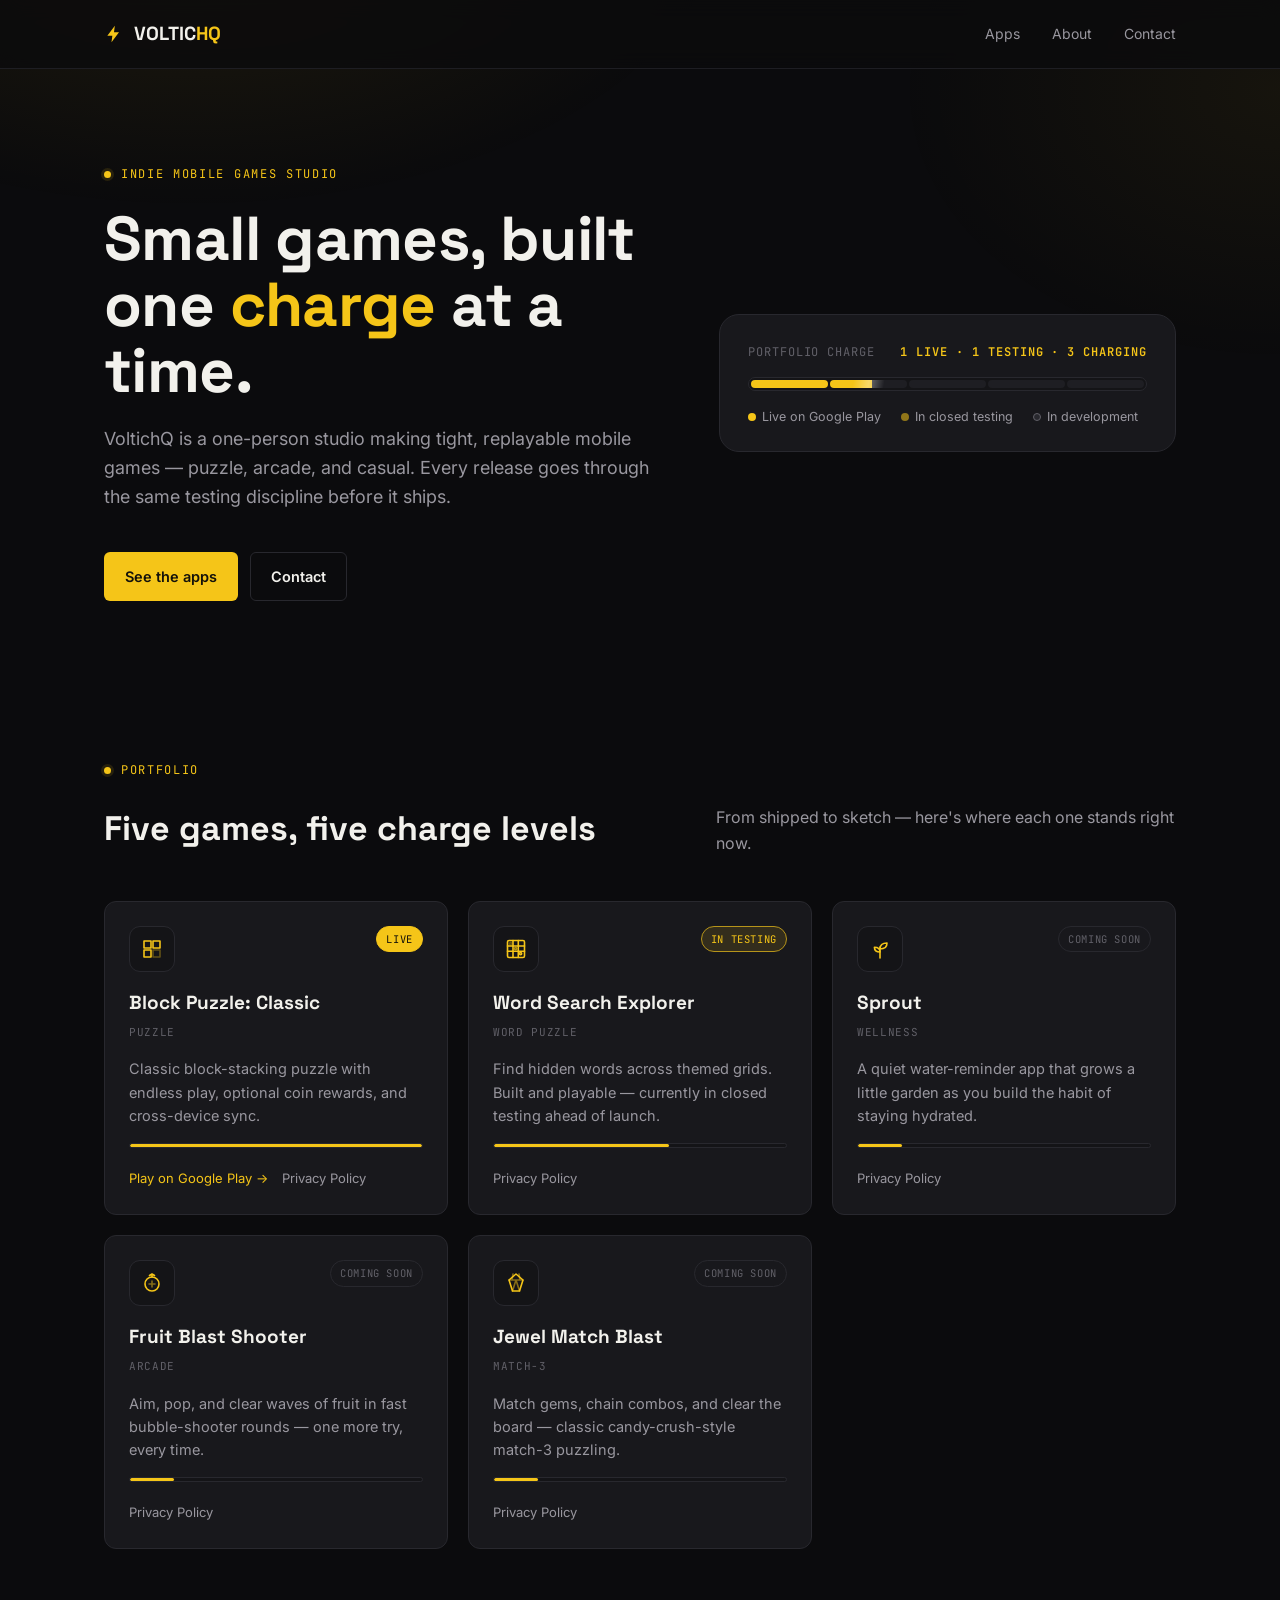
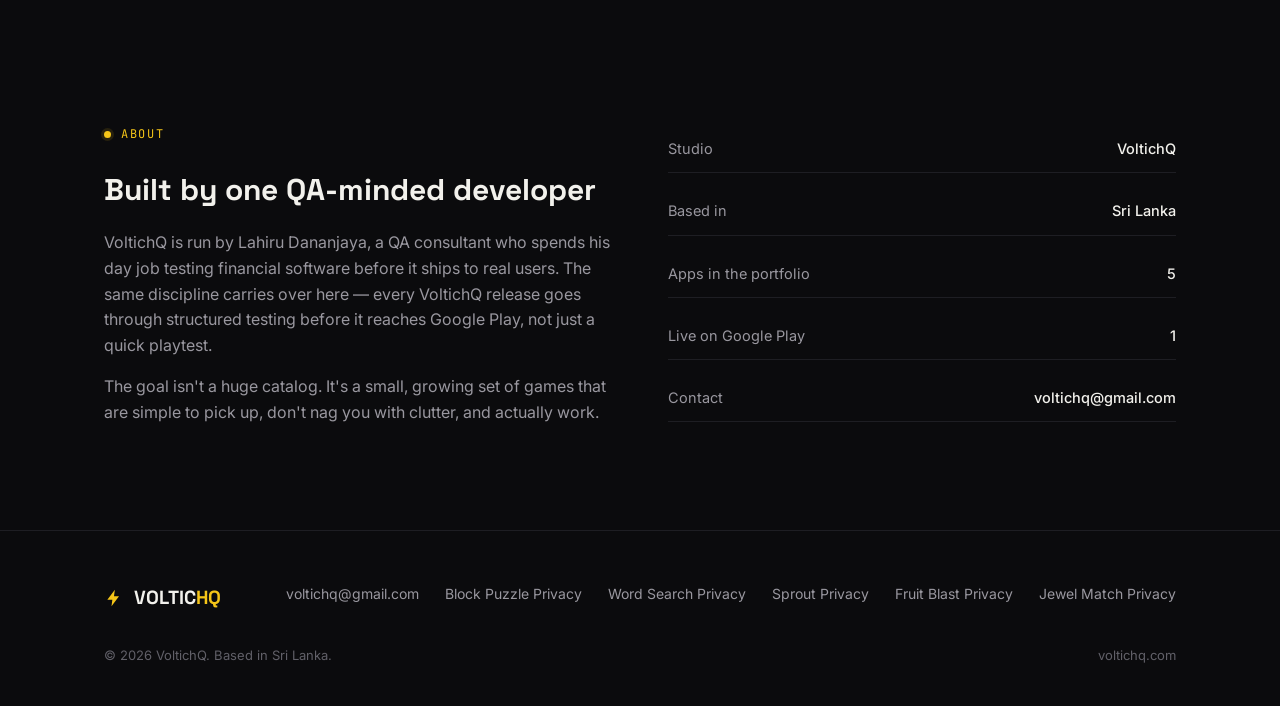
<file: index.html>
<!doctype html>
<html lang="en">
<head>
<meta charset="utf-8">
<meta name="viewport" content="width=device-width, initial-scale=1">
<title>VoltichQ — Indie Mobile Games Studio</title>
<meta name="description" content="VoltichQ is an indie mobile games studio. Block Puzzle: Classic, Word Search Explorer, Sprout, Fruit Blast Shooter, and Jewel Match Blast.">
<link rel="preconnect" href="https://fonts.googleapis.com">
<link rel="preconnect" href="https://fonts.gstatic.com" crossorigin>
<link href="https://fonts.googleapis.com/css2?family=Space+Grotesk:wght@500;700&family=Inter:wght@400;500;600&family=JetBrains+Mono:wght@400;500&display=swap" rel="stylesheet">
<link rel="icon" href="/assets/favicon.svg" type="image/svg+xml">
<link rel="stylesheet" href="/assets/css/styles.css">
</head>
<body>

<nav class="nav">
  <div class="wrap">
    <a class="brand" href="/">
      <svg class="bolt" viewBox="0 0 24 24"><path d="M13 2 4 14h6l-1 8 9-12h-6l1-8z"/></svg>
      <span class="brand-name">VOLTIC<span class="hq">HQ</span></span>
    </a>
    <div class="nav-links">
      <a href="#apps">Apps</a>
      <a href="#about">About</a>
      <a href="#contact">Contact</a>
    </div>
  </div>
</nav>

<header class="hero">
  <div class="wrap hero-grid">
    <div>
      <div class="eyebrow">Indie mobile games studio</div>
      <h1>Small games, built one <em>charge</em> at a time.</h1>
      <p class="lead">VoltichQ is a one-person studio making tight, replayable mobile games — puzzle, arcade, and casual. Every release goes through the same testing discipline before it ships.</p>
      <div class="btn-row">
        <a class="btn btn-primary" href="#apps">See the apps</a>
        <a class="btn btn-ghost" href="#contact">Contact</a>
      </div>
    </div>

    <div class="meter-card">
      <div class="meter-label">Portfolio charge <b>1 live · 1 testing · 3 charging</b></div>
      <div class="meter-track">
        <div class="meter-seg charged"></div>
        <div class="meter-seg charging"></div>
        <div class="meter-seg"></div>
        <div class="meter-seg"></div>
        <div class="meter-seg"></div>
      </div>
      <div class="meter-legend">
        <span><i class="dot live"></i>Live on Google Play</span>
        <span><i class="dot testing"></i>In closed testing</span>
        <span><i class="dot soon"></i>In development</span>
      </div>
    </div>
  </div>
</header>

<section id="apps">
  <div class="wrap">
    <div class="section-head">
      <div>
        <div class="eyebrow">Portfolio</div>
        <h2>Five games, five charge levels</h2>
      </div>
      <p>From shipped to sketch — here's where each one stands right now.</p>
    </div>

    <div class="app-grid">

      <!-- Block Puzzle: Classic — LIVE -->
      <div class="app-card">
        <div class="top-row">
          <div class="icon">
            <svg viewBox="0 0 24 24" fill="none" stroke-width="1.6" stroke-linecap="round" stroke-linejoin="round">
              <rect x="4" y="4" width="7" height="7"/>
              <rect x="13" y="4" width="7" height="7"/>
              <rect x="4" y="13" width="7" height="7"/>
              <rect x="13" y="13" width="7" height="7" opacity="0.35"/>
            </svg>
          </div>
          <span class="status-pill live">Live</span>
        </div>
        <h3>Block Puzzle: Classic</h3>
        <div class="genre">Puzzle</div>
        <p class="desc">Classic block-stacking puzzle with endless play, optional coin rewards, and cross-device sync.</p>
        <div class="card-meter"><i style="width:100%"></i></div>
        <div class="card-links">
          <a class="primary" href="#" data-store-link="block-puzzle">Play on Google Play →</a>
          <a href="/privacy/block-puzzle.html">Privacy Policy</a>
        </div>
      </div>

      <!-- Word Search Explorer — IN TESTING -->
      <div class="app-card">
        <div class="top-row">
          <div class="icon">
            <svg viewBox="0 0 24 24" fill="none" stroke-width="1.6" stroke-linecap="round" stroke-linejoin="round">
              <rect x="3.5" y="3.5" width="17" height="17" rx="1.5"/>
              <path d="M3.5 9h17M3.5 14.3h17M9 3.5v17M14.3 3.5v17"/>
              <circle cx="6.7" cy="6.7" r="1.1" opacity="0.35"/>
              <circle cx="11.6" cy="11.6" r="1.1" opacity="0.7"/>
              <circle cx="16.6" cy="16.6" r="1.1"/>
            </svg>
          </div>
          <span class="status-pill testing">In testing</span>
        </div>
        <h3>Word Search Explorer</h3>
        <div class="genre">Word puzzle</div>
        <p class="desc">Find hidden words across themed grids. Built and playable — currently in closed testing ahead of launch.</p>
        <div class="card-meter"><i style="width:60%"></i></div>
        <div class="card-links">
          <a href="/privacy/word-search-explorer.html">Privacy Policy</a>
        </div>
      </div>

      <!-- Sprout — COMING SOON -->
      <div class="app-card">
        <div class="top-row">
          <div class="icon">
            <svg viewBox="0 0 24 24" fill="none" stroke-width="1.6" stroke-linecap="round" stroke-linejoin="round">
              <path d="M12 21V10"/>
              <path d="M12 12c0-4 3-6 7-6 0 4-3 6-7 6z"/>
              <path d="M12 15c0-3.2-2.4-4.8-5.6-4.8 0 3.2 2.4 4.8 5.6 4.8z"/>
            </svg>
          </div>
          <span class="status-pill">Coming soon</span>
        </div>
        <h3>Sprout</h3>
        <div class="genre">Wellness</div>
        <p class="desc">A quiet water-reminder app that grows a little garden as you build the habit of staying hydrated.</p>
        <div class="card-meter"><i style="width:15%"></i></div>
        <div class="card-links">
          <a href="/privacy/sprout.html">Privacy Policy</a>
        </div>
      </div>

      <!-- Fruit Blast Shooter — COMING SOON -->
      <div class="app-card">
        <div class="top-row">
          <div class="icon">
            <svg viewBox="0 0 24 24" fill="none" stroke-width="1.6" stroke-linecap="round" stroke-linejoin="round">
              <circle cx="12" cy="13" r="7"/>
              <path d="M12 6V3M9.5 4.5 12 3l2.5 1.5"/>
              <path d="M9 13h6M12 10v6" opacity="0.5"/>
            </svg>
          </div>
          <span class="status-pill">Coming soon</span>
        </div>
        <h3>Fruit Blast Shooter</h3>
        <div class="genre">Arcade</div>
        <p class="desc">Aim, pop, and clear waves of fruit in fast bubble-shooter rounds — one more try, every time.</p>
        <div class="card-meter"><i style="width:15%"></i></div>
        <div class="card-links">
          <a href="/privacy/fruit-blast-shooter.html">Privacy Policy</a>
        </div>
      </div>

      <!-- Jewel Match Blast — COMING SOON -->
      <div class="app-card">
        <div class="top-row">
          <div class="icon">
            <svg viewBox="0 0 24 24" fill="none" stroke-width="1.6" stroke-linecap="round" stroke-linejoin="round">
              <polygon points="12,3 19,9 15.5,20 8.5,20 5,9"/>
              <path d="M5 9h14M9 3l-1 6M15 3l1 6M8.5 20l3.5-11 3.5 11" opacity="0.5"/>
            </svg>
          </div>
          <span class="status-pill">Coming soon</span>
        </div>
        <h3>Jewel Match Blast</h3>
        <div class="genre">Match-3</div>
        <p class="desc">Match gems, chain combos, and clear the board — classic candy-crush-style match-3 puzzling.</p>
        <div class="card-meter"><i style="width:15%"></i></div>
        <div class="card-links">
          <a href="/privacy/jewel-match-blast.html">Privacy Policy</a>
        </div>
      </div>

    </div>
  </div>
</section>

<section id="about">
  <div class="wrap about-grid">
    <div>
      <div class="eyebrow">About</div>
      <h2 style="font-family: var(--font-display); font-size: clamp(24px,3vw,30px); margin: 6px 0 16px;">Built by one QA-minded developer</h2>
      <p>VoltichQ is run by Lahiru Dananjaya, a QA consultant who spends his day job testing financial software before it ships to real users. The same discipline carries over here — every VoltichQ release goes through structured testing before it reaches Google Play, not just a quick playtest.</p>
      <p>The goal isn't a huge catalog. It's a small, growing set of games that are simple to pick up, don't nag you with clutter, and actually work.</p>
    </div>
    <div class="fact-list">
      <div class="fact"><span>Studio</span><b>VoltichQ</b></div>
      <div class="fact"><span>Based in</span><b>Sri Lanka</b></div>
      <div class="fact"><span>Apps in the portfolio</span><b>5</b></div>
      <div class="fact"><span>Live on Google Play</span><b>1</b></div>
      <div class="fact"><span>Contact</span><b>voltichq@gmail.com</b></div>
    </div>
  </div>
</section>

<footer id="contact">
  <div class="wrap">
    <div class="footer-grid">
      <a class="brand" href="/">
        <svg class="bolt" viewBox="0 0 24 24"><path d="M13 2 4 14h6l-1 8 9-12h-6l1-8z"/></svg>
        <span class="brand-name">VOLTIC<span class="hq">HQ</span></span>
      </a>
      <div class="footer-links">
        <a href="mailto:voltichq@gmail.com">voltichq@gmail.com</a>
        <a href="/privacy/block-puzzle.html">Block Puzzle Privacy</a>
        <a href="/privacy/word-search-explorer.html">Word Search Privacy</a>
        <a href="/privacy/sprout.html">Sprout Privacy</a>
        <a href="/privacy/fruit-blast-shooter.html">Fruit Blast Privacy</a>
        <a href="/privacy/jewel-match-blast.html">Jewel Match Privacy</a>
      </div>
    </div>
    <div class="footer-bottom">
      <span>© <span id="year"></span> VoltichQ. Based in Sri Lanka.</span>
      <span>voltichq.com</span>
    </div>
  </div>
</footer>

<script>document.getElementById('year').textContent = new Date().getFullYear();</script>
</body>
</html>
</file>
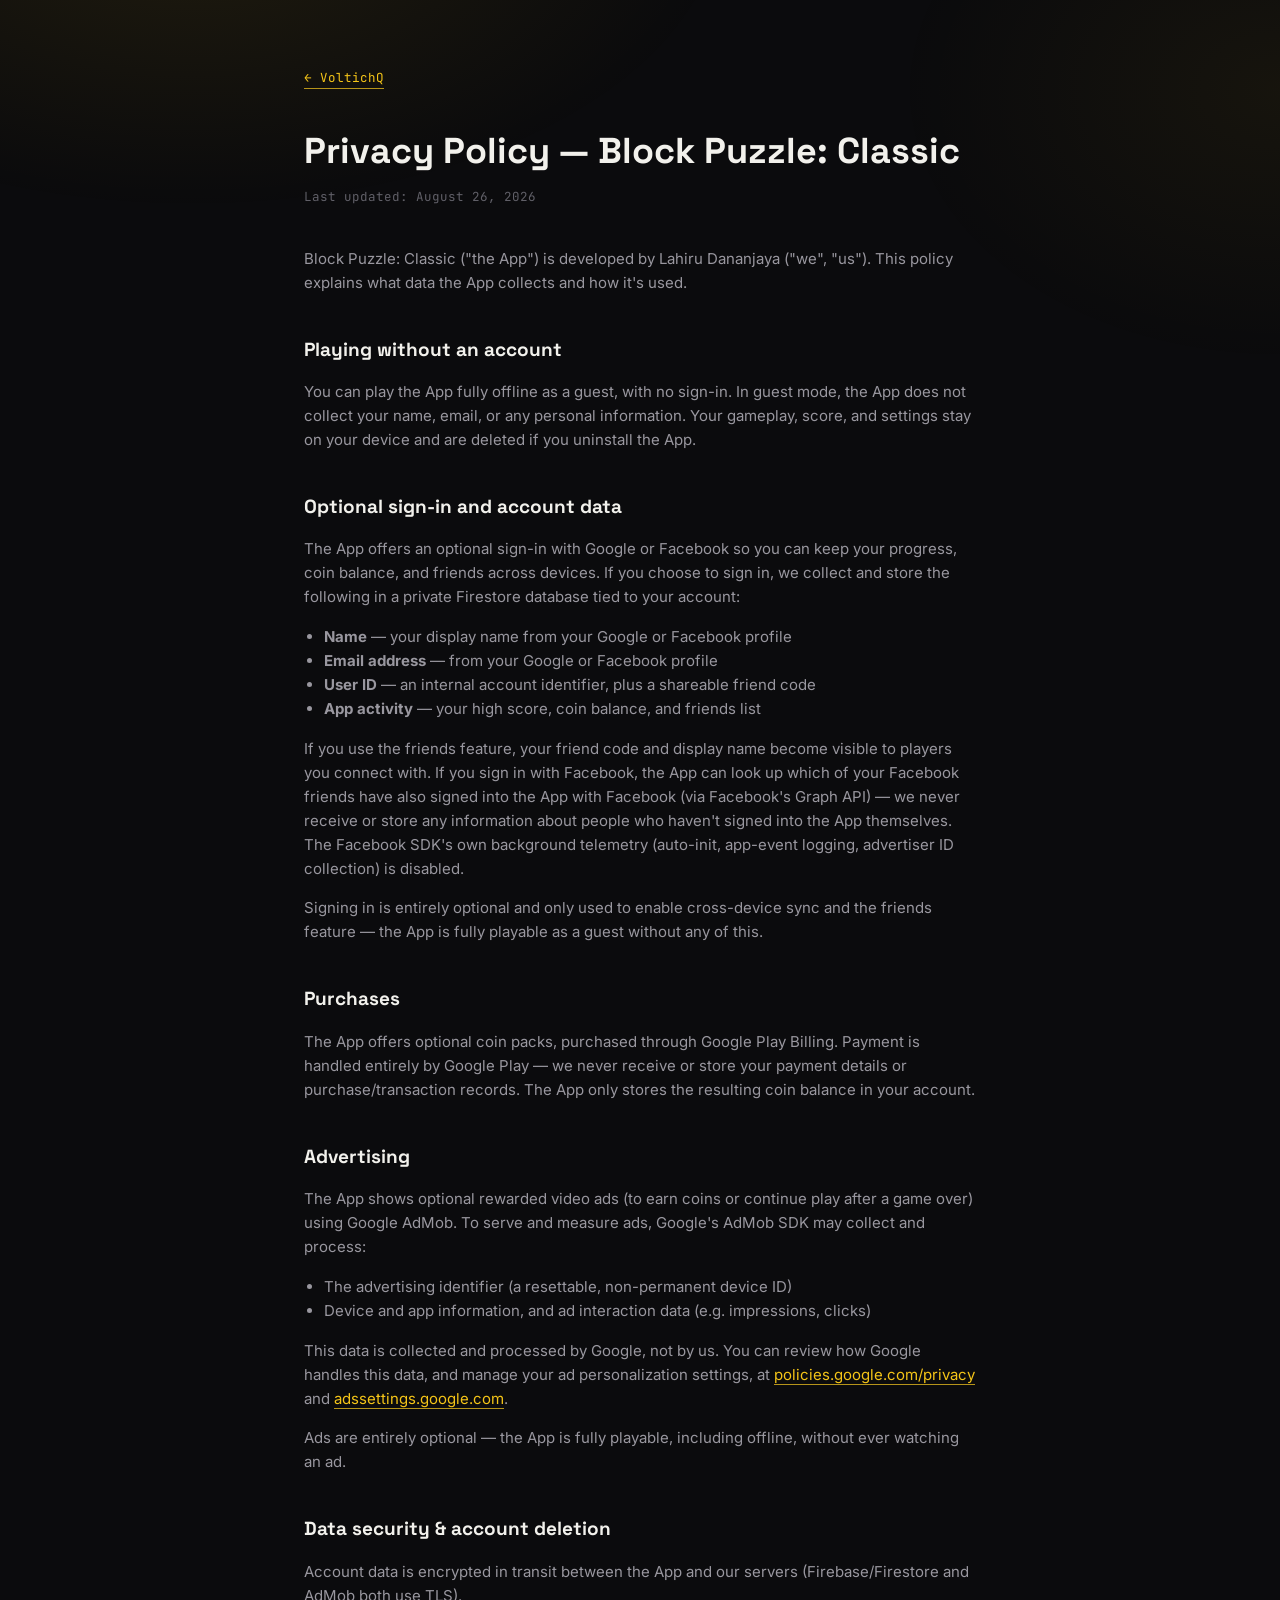
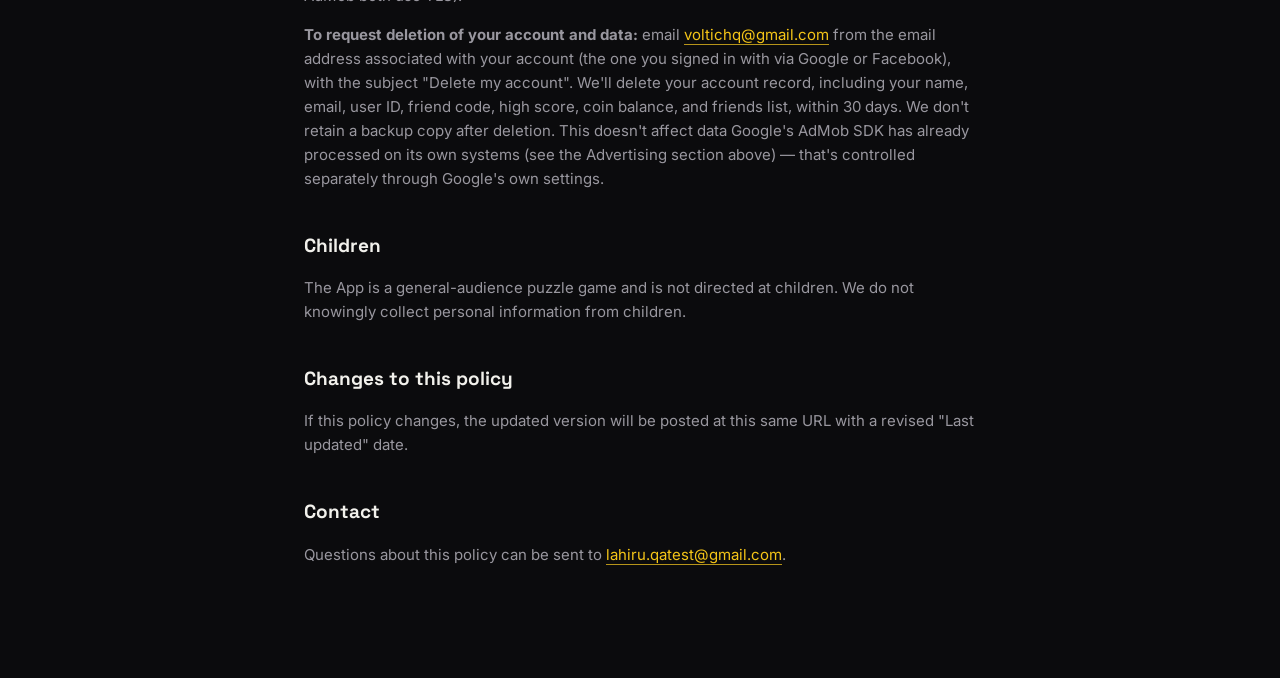
<file: privacy/block-puzzle.html>
<!doctype html>
<html lang="en">
<head>
<meta charset="utf-8">
<meta name="viewport" content="width=device-width, initial-scale=1">
<title>Privacy Policy — Block Puzzle: Classic | VoltichQ</title>
<meta name="google-site-verification" content="3BD1exCNYNFaK96FeAGZ5FNdmCFR6oFLs9IOyp092x8">
<link rel="canonical" href="https://voltichq.com/privacy/block-puzzle.html">
<link rel="preconnect" href="https://fonts.googleapis.com">
<link rel="preconnect" href="https://fonts.gstatic.com" crossorigin>
<link href="https://fonts.googleapis.com/css2?family=Space+Grotesk:wght@500;700&family=Inter:wght@400;500;600&family=JetBrains+Mono:wght@400;500&display=swap" rel="stylesheet">
<link rel="stylesheet" href="/assets/css/styles.css">
</head>
<body>
<div class="legal-wrap">
  <a class="back-link" href="/">← VoltichQ</a>
  <h1>Privacy Policy — Block Puzzle: Classic</h1>
  <div class="updated">Last updated: August 26, 2026</div>

  <p>Block Puzzle: Classic ("the App") is developed by Lahiru Dananjaya ("we", "us"). This policy explains what data the App collects and how it's used.</p>

  <h2>Playing without an account</h2>
  <p>You can play the App fully offline as a guest, with no sign-in. In guest mode, the App does not collect your name, email, or any personal information. Your gameplay, score, and settings stay on your device and are deleted if you uninstall the App.</p>

  <h2>Optional sign-in and account data</h2>
  <p>The App offers an optional sign-in with Google or Facebook so you can keep your progress, coin balance, and friends across devices. If you choose to sign in, we collect and store the following in a private Firestore database tied to your account:</p>
  <ul>
    <li><strong>Name</strong> — your display name from your Google or Facebook profile</li>
    <li><strong>Email address</strong> — from your Google or Facebook profile</li>
    <li><strong>User ID</strong> — an internal account identifier, plus a shareable friend code</li>
    <li><strong>App activity</strong> — your high score, coin balance, and friends list</li>
  </ul>
  <p>If you use the friends feature, your friend code and display name become visible to players you connect with. If you sign in with Facebook, the App can look up which of your Facebook friends have also signed into the App with Facebook (via Facebook's Graph API) — we never receive or store any information about people who haven't signed into the App themselves. The Facebook SDK's own background telemetry (auto-init, app-event logging, advertiser ID collection) is disabled.</p>
  <p>Signing in is entirely optional and only used to enable cross-device sync and the friends feature — the App is fully playable as a guest without any of this.</p>

  <h2>Purchases</h2>
  <p>The App offers optional coin packs, purchased through Google Play Billing. Payment is handled entirely by Google Play — we never receive or store your payment details or purchase/transaction records. The App only stores the resulting coin balance in your account.</p>

  <h2>Advertising</h2>
  <p>The App shows optional rewarded video ads (to earn coins or continue play after a game over) using Google AdMob. To serve and measure ads, Google's AdMob SDK may collect and process:</p>
  <ul>
    <li>The advertising identifier (a resettable, non-permanent device ID)</li>
    <li>Device and app information, and ad interaction data (e.g. impressions, clicks)</li>
  </ul>
  <p>This data is collected and processed by Google, not by us. You can review how Google handles this data, and manage your ad personalization settings, at <a href="https://policies.google.com/privacy" target="_blank" rel="noopener">policies.google.com/privacy</a> and <a href="https://adssettings.google.com" target="_blank" rel="noopener">adssettings.google.com</a>.</p>
  <p>Ads are entirely optional — the App is fully playable, including offline, without ever watching an ad.</p>

  <h2 id="account-deletion">Data security &amp; account deletion</h2>
  <p>Account data is encrypted in transit between the App and our servers (Firebase/Firestore and AdMob both use TLS).</p>
  <p><strong>To request deletion of your account and data:</strong> email <a href="mailto:voltichq@gmail.com?subject=Block%20Puzzle%3A%20Classic%20-%20Delete%20my%20account">voltichq@gmail.com</a> from the email address associated with your account (the one you signed in with via Google or Facebook), with the subject "Delete my account". We'll delete your account record, including your name, email, user ID, friend code, high score, coin balance, and friends list, within 30 days. We don't retain a backup copy after deletion. This doesn't affect data Google's AdMob SDK has already processed on its own systems (see the Advertising section above) — that's controlled separately through Google's own settings.</p>

  <h2>Children</h2>
  <p>The App is a general-audience puzzle game and is not directed at children. We do not knowingly collect personal information from children.</p>

  <h2>Changes to this policy</h2>
  <p>If this policy changes, the updated version will be posted at this same URL with a revised "Last updated" date.</p>

  <h2>Contact</h2>
  <p>Questions about this policy can be sent to <a href="mailto:lahiru.qatest@gmail.com">lahiru.qatest@gmail.com</a>.</p>
</div>
</body>
</html>
</file>
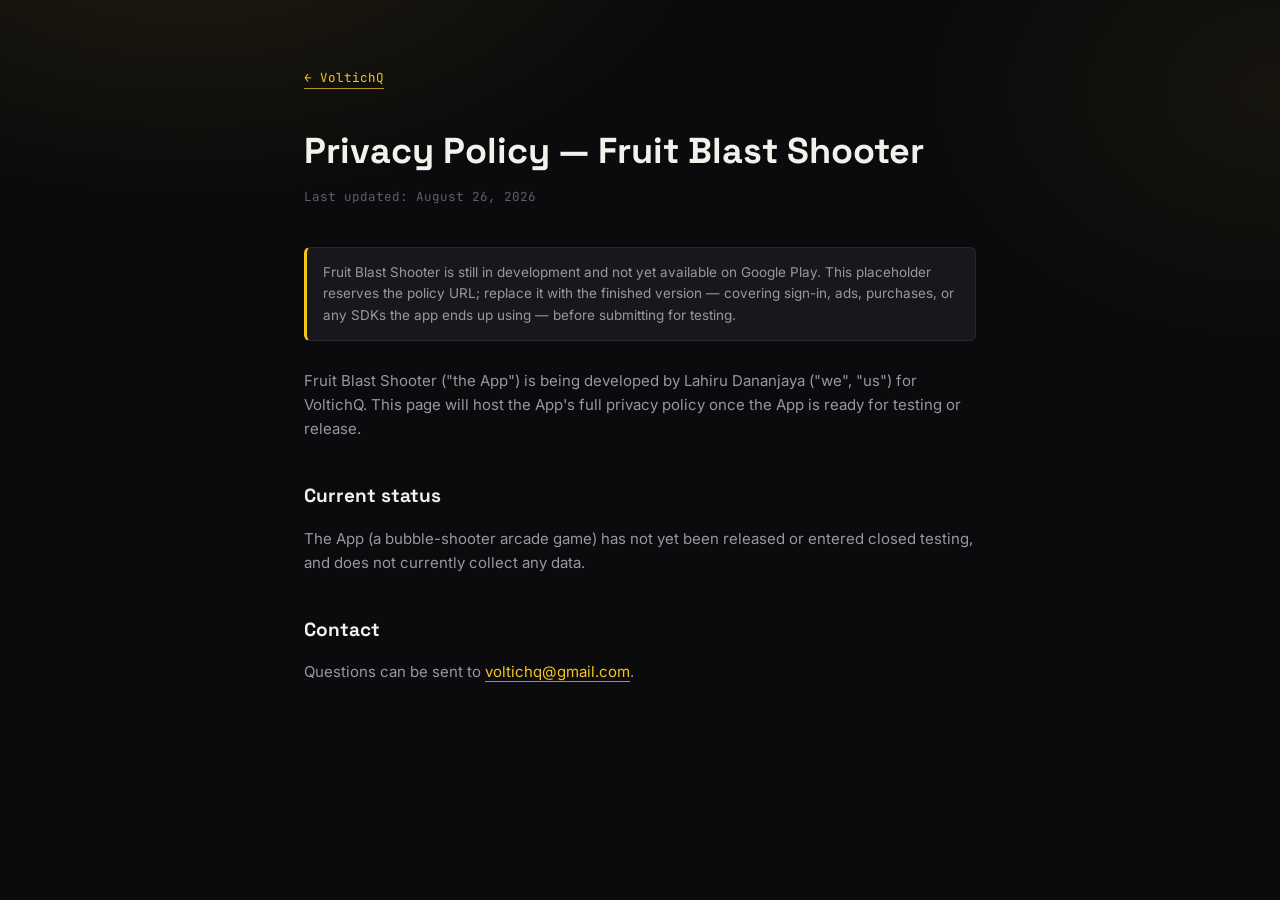
<file: privacy/fruit-blast-shooter.html>
<!doctype html>
<html lang="en">
<head>
<meta charset="utf-8">
<meta name="viewport" content="width=device-width, initial-scale=1">
<title>Privacy Policy — Fruit Blast Shooter | VoltichQ</title>
<link rel="canonical" href="https://voltichq.com/privacy/fruit-blast-shooter.html">
<link rel="preconnect" href="https://fonts.googleapis.com">
<link rel="preconnect" href="https://fonts.gstatic.com" crossorigin>
<link href="https://fonts.googleapis.com/css2?family=Space+Grotesk:wght@500;700&family=Inter:wght@400;500;600&family=JetBrains+Mono:wght@400;500&display=swap" rel="stylesheet">
<link rel="stylesheet" href="/assets/css/styles.css">
</head>
<body>
<div class="legal-wrap">
  <a class="back-link" href="/">← VoltichQ</a>
  <h1>Privacy Policy — Fruit Blast Shooter</h1>
  <div class="updated">Last updated: August 26, 2026</div>

  <div class="callout">Fruit Blast Shooter is still in development and not yet available on Google Play. This placeholder reserves the policy URL; replace it with the finished version — covering sign-in, ads, purchases, or any SDKs the app ends up using — before submitting for testing.</div>

  <p>Fruit Blast Shooter ("the App") is being developed by Lahiru Dananjaya ("we", "us") for VoltichQ. This page will host the App's full privacy policy once the App is ready for testing or release.</p>

  <h2>Current status</h2>
  <p>The App (a bubble-shooter arcade game) has not yet been released or entered closed testing, and does not currently collect any data.</p>

  <h2>Contact</h2>
  <p>Questions can be sent to <a href="mailto:voltichq@gmail.com">voltichq@gmail.com</a>.</p>
</div>
</body>
</html>
</file>
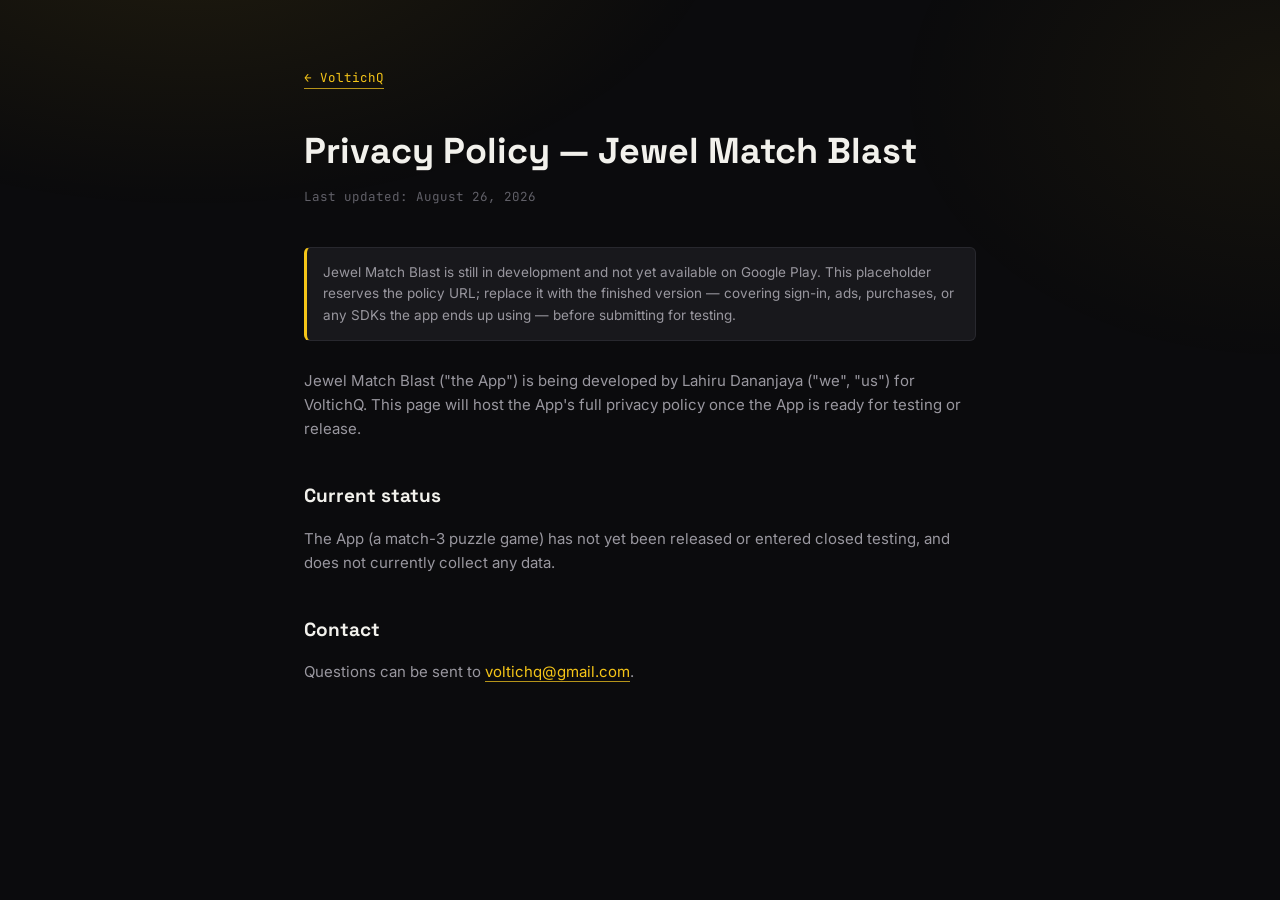
<file: privacy/jewel-match-blast.html>
<!doctype html>
<html lang="en">
<head>
<meta charset="utf-8">
<meta name="viewport" content="width=device-width, initial-scale=1">
<title>Privacy Policy — Jewel Match Blast | VoltichQ</title>
<link rel="canonical" href="https://voltichq.com/privacy/jewel-match-blast.html">
<link rel="preconnect" href="https://fonts.googleapis.com">
<link rel="preconnect" href="https://fonts.gstatic.com" crossorigin>
<link href="https://fonts.googleapis.com/css2?family=Space+Grotesk:wght@500;700&family=Inter:wght@400;500;600&family=JetBrains+Mono:wght@400;500&display=swap" rel="stylesheet">
<link rel="stylesheet" href="/assets/css/styles.css">
</head>
<body>
<div class="legal-wrap">
  <a class="back-link" href="/">← VoltichQ</a>
  <h1>Privacy Policy — Jewel Match Blast</h1>
  <div class="updated">Last updated: August 26, 2026</div>

  <div class="callout">Jewel Match Blast is still in development and not yet available on Google Play. This placeholder reserves the policy URL; replace it with the finished version — covering sign-in, ads, purchases, or any SDKs the app ends up using — before submitting for testing.</div>

  <p>Jewel Match Blast ("the App") is being developed by Lahiru Dananjaya ("we", "us") for VoltichQ. This page will host the App's full privacy policy once the App is ready for testing or release.</p>

  <h2>Current status</h2>
  <p>The App (a match-3 puzzle game) has not yet been released or entered closed testing, and does not currently collect any data.</p>

  <h2>Contact</h2>
  <p>Questions can be sent to <a href="mailto:voltichq@gmail.com">voltichq@gmail.com</a>.</p>
</div>
</body>
</html>
</file>
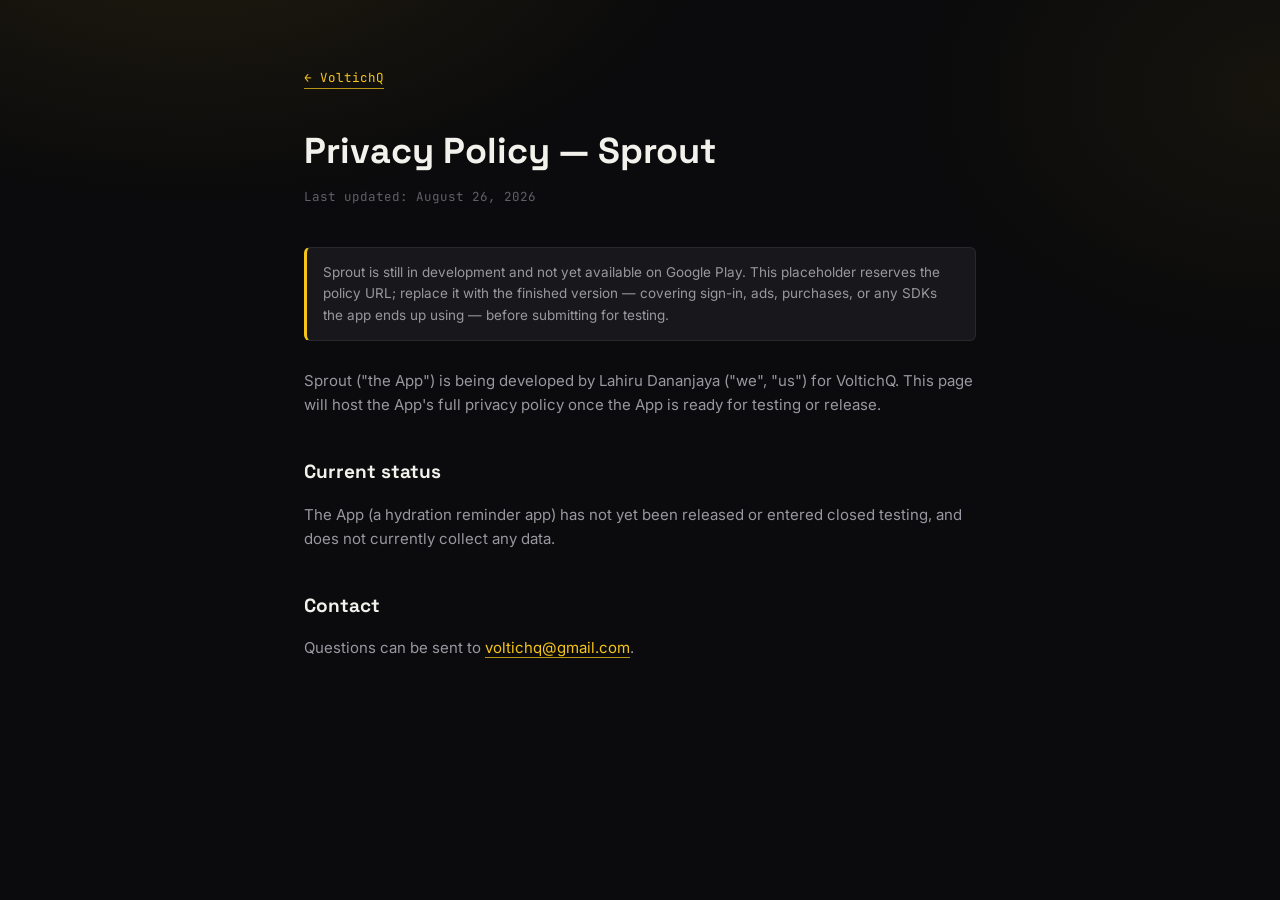
<file: privacy/sprout.html>
<!doctype html>
<html lang="en">
<head>
<meta charset="utf-8">
<meta name="viewport" content="width=device-width, initial-scale=1">
<title>Privacy Policy — Sprout | VoltichQ</title>
<link rel="canonical" href="https://voltichq.com/privacy/sprout.html">
<link rel="preconnect" href="https://fonts.googleapis.com">
<link rel="preconnect" href="https://fonts.gstatic.com" crossorigin>
<link href="https://fonts.googleapis.com/css2?family=Space+Grotesk:wght@500;700&family=Inter:wght@400;500;600&family=JetBrains+Mono:wght@400;500&display=swap" rel="stylesheet">
<link rel="stylesheet" href="/assets/css/styles.css">
</head>
<body>
<div class="legal-wrap">
  <a class="back-link" href="/">← VoltichQ</a>
  <h1>Privacy Policy — Sprout</h1>
  <div class="updated">Last updated: August 26, 2026</div>

  <div class="callout">Sprout is still in development and not yet available on Google Play. This placeholder reserves the policy URL; replace it with the finished version — covering sign-in, ads, purchases, or any SDKs the app ends up using — before submitting for testing.</div>

  <p>Sprout ("the App") is being developed by Lahiru Dananjaya ("we", "us") for VoltichQ. This page will host the App's full privacy policy once the App is ready for testing or release.</p>

  <h2>Current status</h2>
  <p>The App (a hydration reminder app) has not yet been released or entered closed testing, and does not currently collect any data.</p>

  <h2>Contact</h2>
  <p>Questions can be sent to <a href="mailto:voltichq@gmail.com">voltichq@gmail.com</a>.</p>
</div>
</body>
</html>
</file>
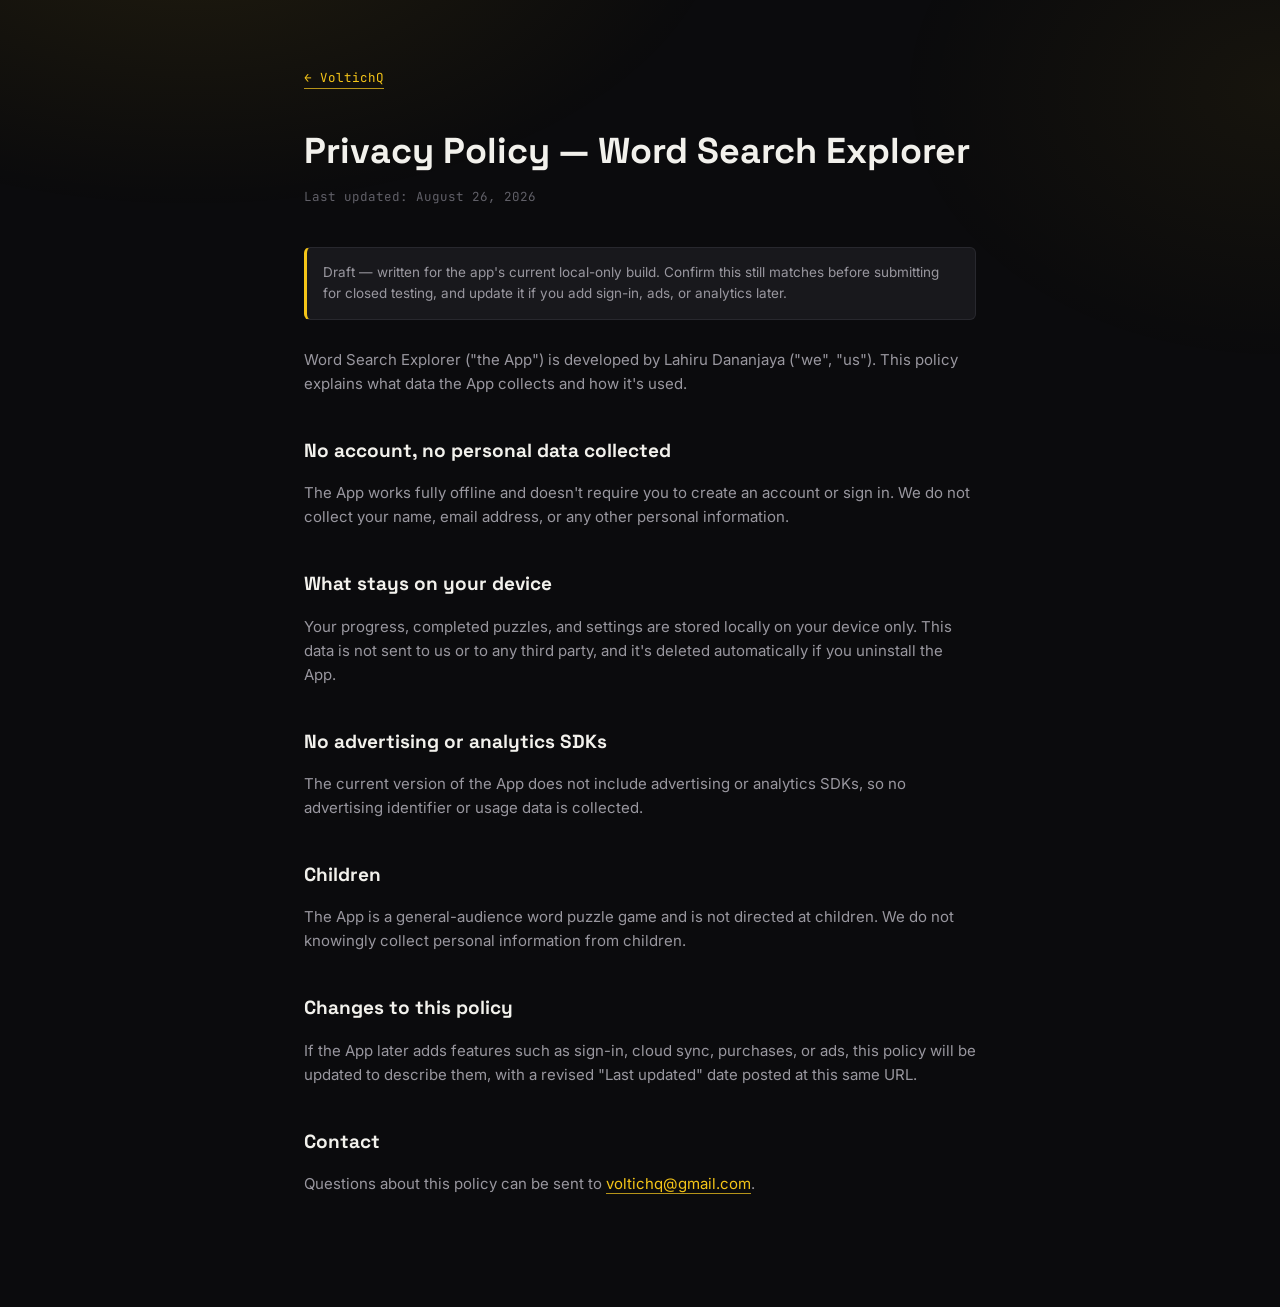
<file: privacy/word-search-explorer.html>
<!doctype html>
<html lang="en">
<head>
<meta charset="utf-8">
<meta name="viewport" content="width=device-width, initial-scale=1">
<title>Privacy Policy — Word Search Explorer | VoltichQ</title>
<link rel="canonical" href="https://voltichq.com/privacy/word-search-explorer.html">
<link rel="preconnect" href="https://fonts.googleapis.com">
<link rel="preconnect" href="https://fonts.gstatic.com" crossorigin>
<link href="https://fonts.googleapis.com/css2?family=Space+Grotesk:wght@500;700&family=Inter:wght@400;500;600&family=JetBrains+Mono:wght@400;500&display=swap" rel="stylesheet">
<link rel="stylesheet" href="/assets/css/styles.css">
</head>
<body>
<div class="legal-wrap">
  <a class="back-link" href="/">← VoltichQ</a>
  <h1>Privacy Policy — Word Search Explorer</h1>
  <div class="updated">Last updated: August 26, 2026</div>

  <div class="callout">Draft — written for the app's current local-only build. Confirm this still matches before submitting for closed testing, and update it if you add sign-in, ads, or analytics later.</div>

  <p>Word Search Explorer ("the App") is developed by Lahiru Dananjaya ("we", "us"). This policy explains what data the App collects and how it's used.</p>

  <h2>No account, no personal data collected</h2>
  <p>The App works fully offline and doesn't require you to create an account or sign in. We do not collect your name, email address, or any other personal information.</p>

  <h2>What stays on your device</h2>
  <p>Your progress, completed puzzles, and settings are stored locally on your device only. This data is not sent to us or to any third party, and it's deleted automatically if you uninstall the App.</p>

  <h2>No advertising or analytics SDKs</h2>
  <p>The current version of the App does not include advertising or analytics SDKs, so no advertising identifier or usage data is collected.</p>

  <h2>Children</h2>
  <p>The App is a general-audience word puzzle game and is not directed at children. We do not knowingly collect personal information from children.</p>

  <h2>Changes to this policy</h2>
  <p>If the App later adds features such as sign-in, cloud sync, purchases, or ads, this policy will be updated to describe them, with a revised "Last updated" date posted at this same URL.</p>

  <h2>Contact</h2>
  <p>Questions about this policy can be sent to <a href="mailto:voltichq@gmail.com">voltichq@gmail.com</a>.</p>
</div>
</body>
</html>
</file>
<file: assets/css/styles.css>
/* ==========================================================================
   VoltichQ — design tokens
   Palette: near-black ground, single voltage-yellow accent, charge-level
   status system instead of traffic-light colors.
   ========================================================================== */

:root {
  --bg: #0b0b0d;
  --bg-elevated: #141417;
  --bg-card: #18181c;
  --border: #28282e;
  --border-soft: #1e1e23;
  --text: #f2f1ec;
  --text-muted: #99979f;
  --text-faint: #616068;

  --accent: #f5c518;
  --accent-dim: #b6941a;
  --accent-soft: rgba(245, 197, 24, 0.12);
  --accent-soft-strong: rgba(245, 197, 24, 0.22);

  --font-display: "Space Grotesk", "Segoe UI", sans-serif;
  --font-body: "Inter", "Segoe UI", sans-serif;
  --font-mono: "JetBrains Mono", "SFMono-Regular", monospace;

  --radius-sm: 6px;
  --radius-md: 12px;
  --radius-lg: 20px;

  --container: 1120px;
}

* { box-sizing: border-box; }

html {
  scroll-behavior: smooth;
}

@media (prefers-reduced-motion: reduce) {
  html { scroll-behavior: auto; }
  *, *::before, *::after {
    animation-duration: 0.001ms !important;
    animation-iteration-count: 1 !important;
    transition-duration: 0.001ms !important;
    scroll-behavior: auto !important;
  }
}

body {
  margin: 0;
  background: var(--bg);
  color: var(--text);
  font-family: var(--font-body);
  font-size: 16px;
  line-height: 1.6;
  -webkit-font-smoothing: antialiased;
}

body::before {
  content: "";
  position: fixed;
  inset: 0;
  z-index: 0;
  pointer-events: none;
  background:
    radial-gradient(ellipse 900px 500px at 15% -10%, rgba(245, 197, 24, 0.09), transparent 60%),
    radial-gradient(ellipse 700px 500px at 100% 10%, rgba(245, 197, 24, 0.05), transparent 55%);
}

a { color: inherit; text-decoration: none; }

img, svg { display: block; max-width: 100%; }

.wrap {
  max-width: var(--container);
  margin: 0 auto;
  padding: 0 24px;
  position: relative;
  z-index: 1;
}

::selection { background: var(--accent-soft-strong); color: var(--text); }

:focus-visible {
  outline: 2px solid var(--accent);
  outline-offset: 3px;
  border-radius: 3px;
}

/* ---------- Nav ---------- */

.nav {
  position: sticky;
  top: 0;
  z-index: 50;
  background: rgba(11, 11, 13, 0.82);
  backdrop-filter: blur(10px);
  border-bottom: 1px solid var(--border-soft);
}

.nav .wrap {
  display: flex;
  align-items: center;
  justify-content: space-between;
  height: 68px;
}

.brand {
  display: flex;
  align-items: center;
  gap: 10px;
  font-family: var(--font-display);
  font-weight: 700;
  font-size: 19px;
  letter-spacing: 0.01em;
}

.brand .bolt { width: 20px; height: 20px; }
.brand .bolt path { fill: var(--accent); }
.brand span.hq { color: var(--accent); }

.nav-links {
  display: flex;
  gap: 32px;
  font-size: 14px;
  color: var(--text-muted);
}

.nav-links a:hover { color: var(--text); }

/* ---------- Hero ---------- */

.hero {
  padding: 96px 0 72px;
  position: relative;
}

.eyebrow {
  font-family: var(--font-mono);
  font-size: 12px;
  letter-spacing: 0.14em;
  text-transform: uppercase;
  color: var(--accent);
  display: flex;
  align-items: center;
  gap: 10px;
  margin-bottom: 22px;
}

.eyebrow::before {
  content: "";
  width: 7px;
  height: 7px;
  border-radius: 50%;
  background: var(--accent);
  box-shadow: 0 0 0 3px var(--accent-soft);
}

.hero h1 {
  font-family: var(--font-display);
  font-weight: 700;
  font-size: clamp(36px, 5.4vw, 62px);
  line-height: 1.06;
  letter-spacing: -0.01em;
  margin: 0 0 22px;
  max-width: 16ch;
}

.hero h1 em {
  font-style: normal;
  color: var(--accent);
}

.hero .lead {
  font-size: 18px;
  color: var(--text-muted);
  max-width: 52ch;
  margin: 0 0 40px;
}

.hero-grid {
  display: grid;
  grid-template-columns: 1.1fr 0.9fr;
  gap: 56px;
  align-items: center;
}

@media (max-width: 860px) {
  .hero-grid { grid-template-columns: 1fr; gap: 44px; }
}

/* ---------- Voltage meter (signature element) ---------- */

.meter-card {
  background: var(--bg-card);
  border: 1px solid var(--border);
  border-radius: var(--radius-lg);
  padding: 28px 28px 24px;
}

.meter-card .meter-label {
  font-family: var(--font-mono);
  font-size: 12px;
  letter-spacing: 0.08em;
  text-transform: uppercase;
  color: var(--text-faint);
  display: flex;
  justify-content: space-between;
  margin-bottom: 14px;
}

.meter-card .meter-label b { color: var(--accent); font-weight: 600; }

.meter-track {
  height: 14px;
  border-radius: 7px;
  background: var(--bg-elevated);
  border: 1px solid var(--border);
  overflow: hidden;
  display: flex;
  gap: 2px;
  padding: 2px;
}

.meter-seg {
  flex: 1;
  border-radius: 4px;
  background: var(--border-soft);
  position: relative;
  overflow: hidden;
}

.meter-seg.charged { background: var(--accent); }
.meter-seg.charging {
  background: linear-gradient(90deg, var(--accent) 55%, var(--border-soft) 55%);
}
.meter-seg.charging::after {
  content: "";
  position: absolute;
  inset: 0;
  background: linear-gradient(100deg, transparent 30%, rgba(255,255,255,0.35) 50%, transparent 70%);
  animation: sweep 2.6s ease-in-out infinite;
}

@keyframes sweep {
  0% { transform: translateX(-100%); }
  100% { transform: translateX(100%); }
}

.meter-legend {
  display: flex;
  gap: 20px;
  margin-top: 16px;
  font-size: 12.5px;
  color: var(--text-muted);
  flex-wrap: wrap;
}

.meter-legend span { display: flex; align-items: center; gap: 6px; }

.dot { width: 8px; height: 8px; border-radius: 50%; display: inline-block; }
.dot.live { background: var(--accent); }
.dot.testing { background: var(--accent); opacity: 0.55; }
.dot.soon { background: var(--border); border: 1px solid var(--text-faint); }

/* ---------- Buttons ---------- */

.btn {
  display: inline-flex;
  align-items: center;
  gap: 8px;
  padding: 12px 20px;
  border-radius: var(--radius-sm);
  font-size: 14.5px;
  font-weight: 600;
  border: 1px solid transparent;
  cursor: pointer;
}

.btn-primary {
  background: var(--accent);
  color: #14120a;
}
.btn-primary:hover { background: #ffd23e; }

.btn-ghost {
  background: transparent;
  border-color: var(--border);
  color: var(--text);
}
.btn-ghost:hover { border-color: var(--accent-dim); color: var(--accent); }

.btn-row { display: flex; gap: 12px; flex-wrap: wrap; }

/* ---------- Sections ---------- */

section { padding: 88px 0; position: relative; }

.section-head {
  display: flex;
  align-items: flex-end;
  justify-content: space-between;
  margin-bottom: 44px;
  gap: 24px;
  flex-wrap: wrap;
}

.section-head h2 {
  font-family: var(--font-display);
  font-size: clamp(26px, 3vw, 34px);
  margin: 6px 0 0;
}

.section-head p {
  color: var(--text-muted);
  max-width: 46ch;
  margin: 6px 0 0;
}

/* ---------- App cards ---------- */

.app-grid {
  display: grid;
  grid-template-columns: repeat(3, 1fr);
  gap: 20px;
}

@media (max-width: 920px) {
  .app-grid { grid-template-columns: repeat(2, 1fr); }
}
@media (max-width: 620px) {
  .app-grid { grid-template-columns: 1fr; }
}

.app-card {
  background: var(--bg-card);
  border: 1px solid var(--border);
  border-radius: var(--radius-md);
  padding: 24px;
  display: flex;
  flex-direction: column;
  gap: 16px;
  transition: border-color 0.15s ease, transform 0.15s ease;
}

.app-card:hover { border-color: var(--accent-dim); transform: translateY(-2px); }

.app-card .icon {
  width: 46px;
  height: 46px;
  border-radius: 11px;
  background: var(--bg-elevated);
  border: 1px solid var(--border);
  display: flex;
  align-items: center;
  justify-content: center;
}

.app-card .icon svg { width: 24px; height: 24px; }
.app-card .icon path, .app-card .icon rect, .app-card .icon circle, .app-card .icon polygon {
  stroke: var(--accent);
}

.app-card .top-row {
  display: flex;
  justify-content: space-between;
  align-items: flex-start;
}

.status-pill {
  font-family: var(--font-mono);
  font-size: 10.5px;
  letter-spacing: 0.06em;
  text-transform: uppercase;
  padding: 4px 9px;
  border-radius: 100px;
  border: 1px solid var(--border);
  color: var(--text-faint);
  white-space: nowrap;
}

.status-pill.live { color: #14120a; background: var(--accent); border-color: var(--accent); }
.status-pill.testing { color: var(--accent); border-color: var(--accent-dim); background: var(--accent-soft); }

.app-card h3 {
  font-family: var(--font-display);
  font-size: 19px;
  margin: 0;
}

.app-card .genre {
  font-family: var(--font-mono);
  font-size: 11px;
  letter-spacing: 0.06em;
  text-transform: uppercase;
  color: var(--text-faint);
  margin-top: -10px;
}

.app-card p.desc {
  color: var(--text-muted);
  font-size: 14.5px;
  margin: 0;
  flex-grow: 1;
}

.app-card .card-meter {
  height: 5px;
  border-radius: 3px;
  background: var(--bg-elevated);
  overflow: hidden;
  border: 1px solid var(--border);
}

.app-card .card-meter i {
  display: block;
  height: 100%;
  background: var(--accent);
  border-radius: 3px;
}

.app-card .card-links {
  display: flex;
  gap: 14px;
  font-size: 13px;
  margin-top: 4px;
}

.app-card .card-links a { color: var(--text-muted); border-bottom: 1px solid transparent; }
.app-card .card-links a:hover { color: var(--accent); border-color: var(--accent-dim); }
.app-card .card-links a.primary { color: var(--accent); }

/* ---------- About ---------- */

.about-grid {
  display: grid;
  grid-template-columns: 1fr 1fr;
  gap: 56px;
  align-items: start;
}

@media (max-width: 820px) {
  .about-grid { grid-template-columns: 1fr; }
}

.about-grid p { color: var(--text-muted); }

.fact-list {
  display: grid;
  gap: 14px;
  font-size: 14.5px;
}

.fact-list .fact {
  display: flex;
  justify-content: space-between;
  padding: 12px 0;
  border-bottom: 1px solid var(--border-soft);
  color: var(--text-muted);
}

.fact-list .fact b { color: var(--text); font-weight: 500; }

/* ---------- Footer ---------- */

footer {
  border-top: 1px solid var(--border-soft);
  padding: 52px 0 40px;
}

.footer-grid {
  display: flex;
  justify-content: space-between;
  flex-wrap: wrap;
  gap: 24px;
  margin-bottom: 32px;
}

.footer-links {
  display: flex;
  gap: 26px;
  font-size: 14px;
  color: var(--text-muted);
  flex-wrap: wrap;
}

.footer-links a:hover { color: var(--accent); }

.footer-bottom {
  font-size: 13px;
  color: var(--text-faint);
  display: flex;
  justify-content: space-between;
  flex-wrap: wrap;
  gap: 10px;
}

/* ---------- Legal / privacy pages ---------- */

.legal-wrap {
  max-width: 720px;
  margin: 0 auto;
  padding: 64px 24px 96px;
  position: relative;
  z-index: 1;
}

.legal-wrap h1 {
  font-family: var(--font-display);
  font-size: clamp(28px, 4vw, 36px);
  margin: 6px 0 6px;
}

.legal-wrap .updated {
  font-family: var(--font-mono);
  font-size: 12.5px;
  color: var(--text-faint);
  margin-bottom: 40px;
}

.legal-wrap h2 {
  font-family: var(--font-display);
  font-size: 19px;
  margin: 40px 0 12px;
}

.legal-wrap p, .legal-wrap li { color: var(--text-muted); font-size: 15px; }
.legal-wrap ul { padding-left: 20px; }
.legal-wrap a { color: var(--accent); border-bottom: 1px solid var(--accent-dim); }

.back-link {
  display: inline-flex;
  align-items: center;
  gap: 6px;
  font-family: var(--font-mono);
  font-size: 12.5px;
  color: var(--text-muted);
  margin-bottom: 28px;
}
.back-link:hover { color: var(--accent); }

.callout {
  background: var(--bg-card);
  border: 1px solid var(--border);
  border-left: 3px solid var(--accent);
  border-radius: var(--radius-sm);
  padding: 14px 16px;
  font-size: 13.5px;
  color: var(--text-muted);
  margin: 28px 0;
}
</file>
